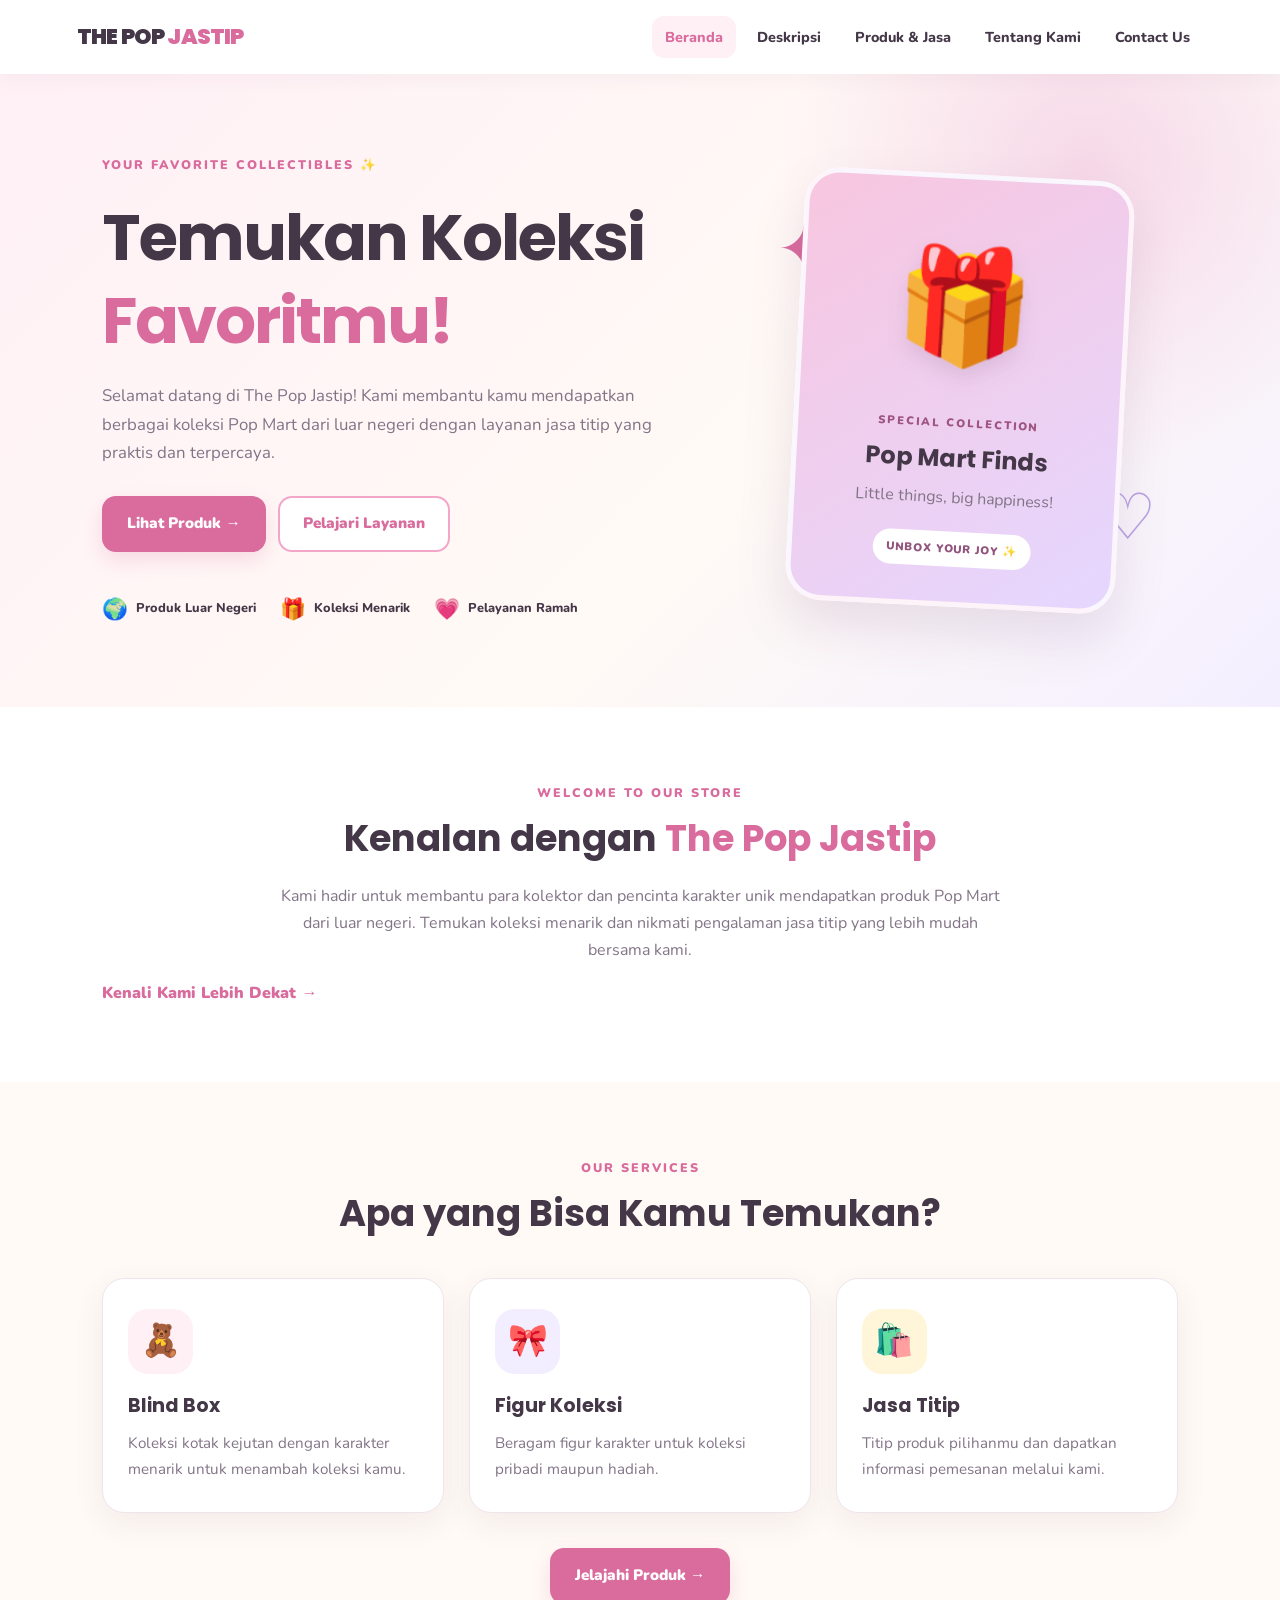
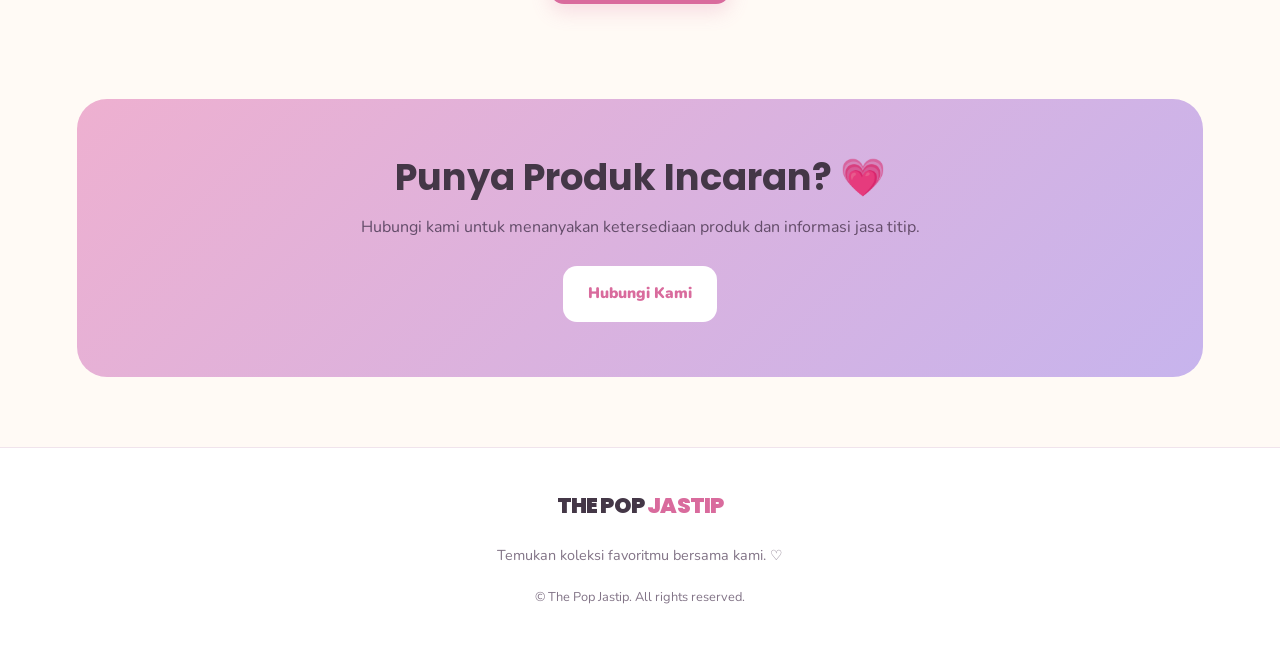
<file: index.html>
<!DOCTYPE html>
<html lang="id">
<head>
    <meta charset="UTF-8">
    <meta name="viewport" content="width=device-width, initial-scale=1.0">
    <title>The Pop Jastip | Beranda</title>
    <link rel="stylesheet" href="style.css">
    <script src="script.js" defer></script>
</head><script src="script.js"></script>
</body>
</html>
<body>

<header class="navbar">
    <a href="index.html" class="logo">THE POP <span>JASTIP</span></a>

    <button class="menu-toggle" id="menuToggle"
        aria-label="Buka menu navigasi"
        aria-expanded="false">☰</button>

    <nav class="nav-links" id="navLinks">
        <a href="index.html" class="active">Beranda</a>
        <a href="deskripsi.html">Deskripsi</a>
        <a href="produk.html">Produk & Jasa</a>
        <a href="tentang.html">Tentang Kami</a>
        <a href="kontak.html">Contact Us</a>
    </nav>
</header>

<main>
    <section class="hero">
        <div class="hero-content">
            <p class="label">YOUR FAVORITE COLLECTIBLES ✨</p>

            <h1>
                Temukan Koleksi<br>
                <span>Favoritmu!</span>
            </h1>

            <p class="hero-description">
                Selamat datang di The Pop Jastip!
                Kami membantu kamu mendapatkan berbagai
                koleksi Pop Mart dari luar negeri dengan
                layanan jasa titip yang praktis dan terpercaya.
            </p>

            <div class="hero-buttons">
                <a href="produk.html" class="btn btn-primary">
                    Lihat Produk →
                </a>

                <a href="deskripsi.html" class="btn btn-outline">
                    Pelajari Layanan
                </a>
            </div>

            <div class="hero-features">
                <div>
                    <strong>🌍</strong>
                    <span>Produk Luar Negeri</span>
                </div>

                <div>
                    <strong>🎁</strong>
                    <span>Koleksi Menarik</span>
                </div>

                <div>
                    <strong>💗</strong>
                    <span>Pelayanan Ramah</span>
                </div>
            </div>
        </div>

        <div class="hero-visual">
            <div class="decor decor-one">✦</div>
            <div class="decor decor-two">♡</div>

            <div class="hero-card">
                <div class="hero-emoji">🎁</div>
                <p class="hero-card-label">SPECIAL COLLECTION</p>
                <h2>Pop Mart Finds</h2>
                <p>Little things, big happiness!</p>
                <span class="hero-sticker">UNBOX YOUR JOY ✨</span>
            </div>
        </div>
    </section>

    <section class="section welcome-section">
        <p class="section-label">WELCOME TO OUR STORE</p>
        <h2>Kenalan dengan <span>The Pop Jastip</span></h2>

        <p class="section-description">
            Kami hadir untuk membantu para kolektor dan pencinta
            karakter unik mendapatkan produk Pop Mart dari luar negeri.
            Temukan koleksi menarik dan nikmati pengalaman jasa titip
            yang lebih mudah bersama kami.
        </p>

        <a href="tentang.html" class="text-link">
            Kenali Kami Lebih Dekat →
        </a>
    </section>

    <section class="section">
        <p class="section-label">OUR SERVICES</p>
        <h2>Apa yang Bisa Kamu Temukan?</h2>

        <div class="card-grid">
            <article class="info-card">
                <div class="card-icon">🧸</div>
                <h3>Blind Box</h3>
                <p>
                    Koleksi kotak kejutan dengan karakter
                    menarik untuk menambah koleksi kamu.
                </p>
            </article>

            <article class="info-card">
                <div class="card-icon">🎀</div>
                <h3>Figur Koleksi</h3>
                <p>
                    Beragam figur karakter untuk koleksi
                    pribadi maupun hadiah.
                </p>
            </article>

            <article class="info-card">
                <div class="card-icon">🛍️</div>
                <h3>Jasa Titip</h3>
                <p>
                    Titip produk pilihanmu dan dapatkan
                    informasi pemesanan melalui kami.
                </p>
            </article>
        </div>

        <div class="center-button">
            <a href="produk.html" class="btn btn-primary">
                Jelajahi Produk →
            </a>
        </div>
    </section>

    <section class="cta-section">
        <h2>Punya Produk Incaran? 💗</h2>
        <p>
            Hubungi kami untuk menanyakan ketersediaan
            produk dan informasi jasa titip.
        </p>
        <a href="kontak.html" class="btn btn-white">
            Hubungi Kami
        </a>
    </section>
</main>

<footer class="footer">
    <a href="index.html" class="logo">THE POP <span>JASTIP</span></a>
    <p>Temukan koleksi favoritmu bersama kami. ♡</p>
    <p class="copyright">
        &copy; <span id="currentYear"></span> The Pop Jastip.
        All rights reserved.
    </p>
</footer>

</body>
</html>
</file>
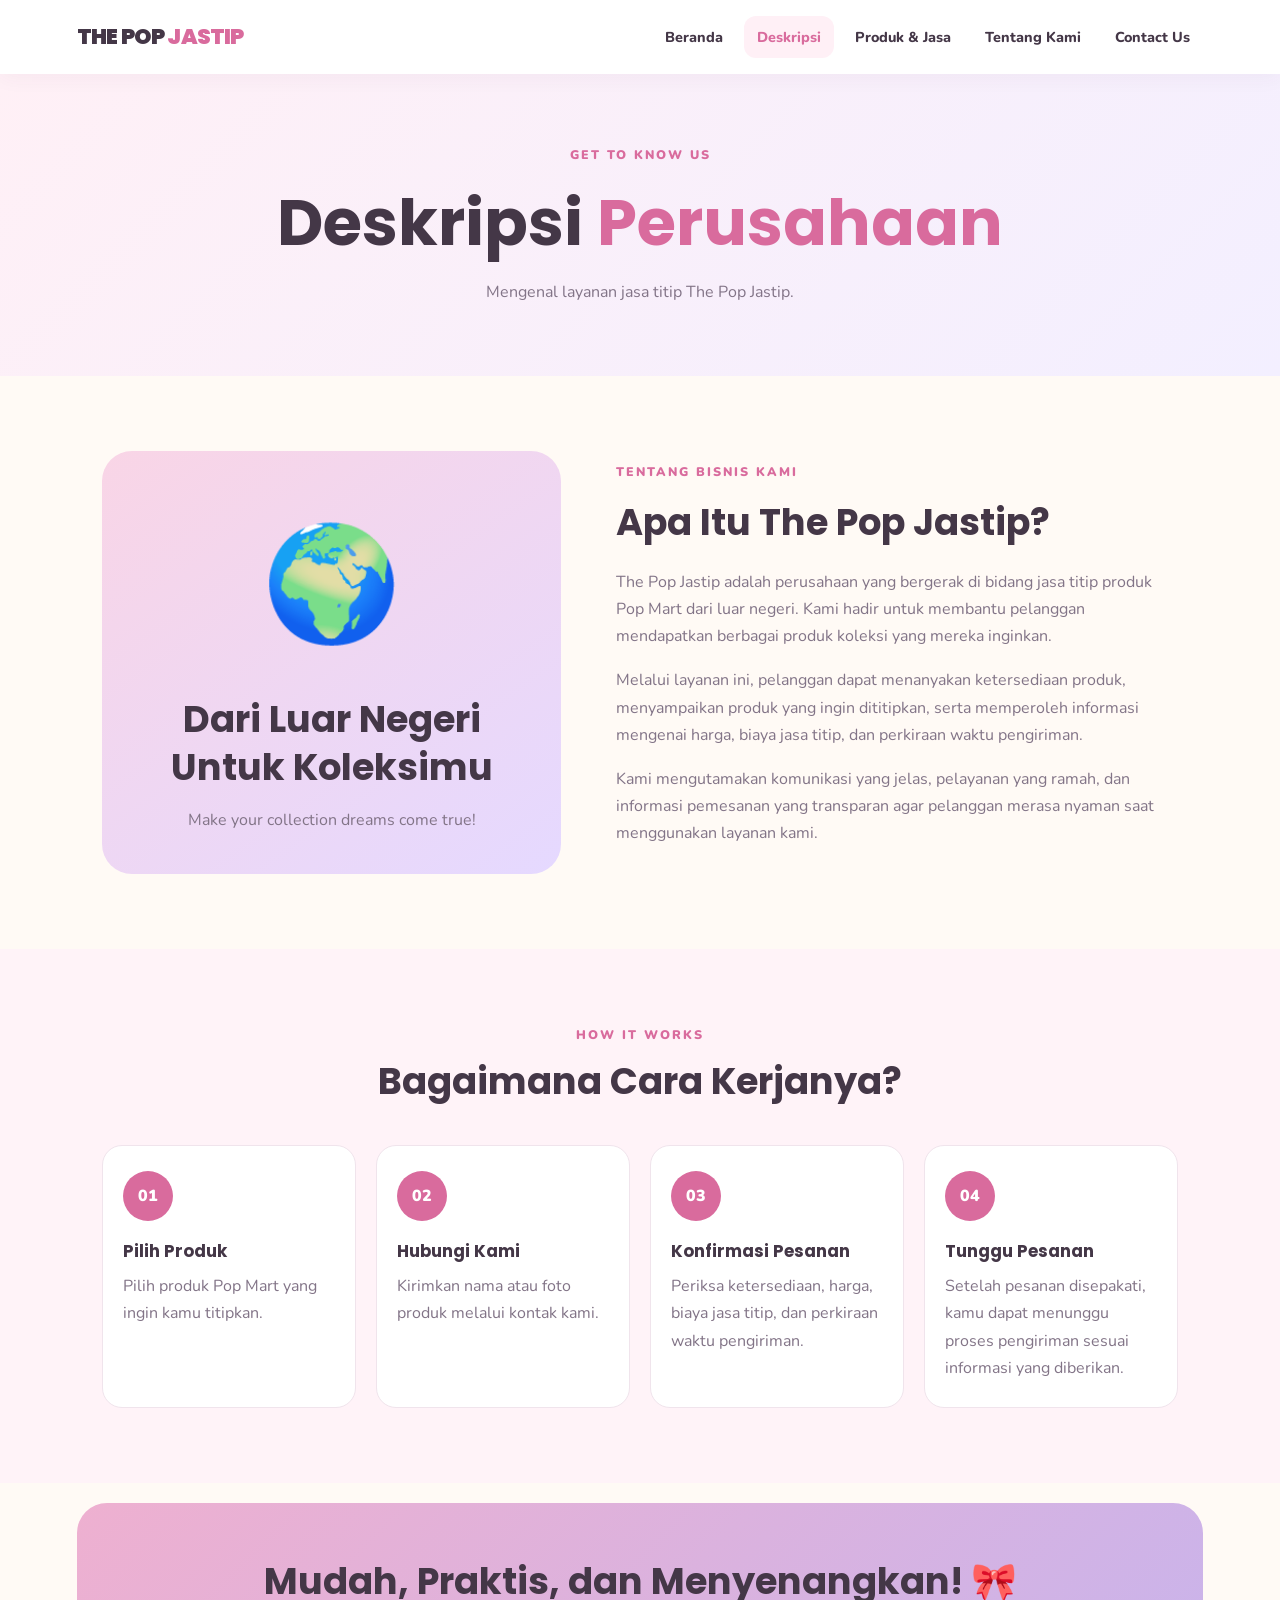
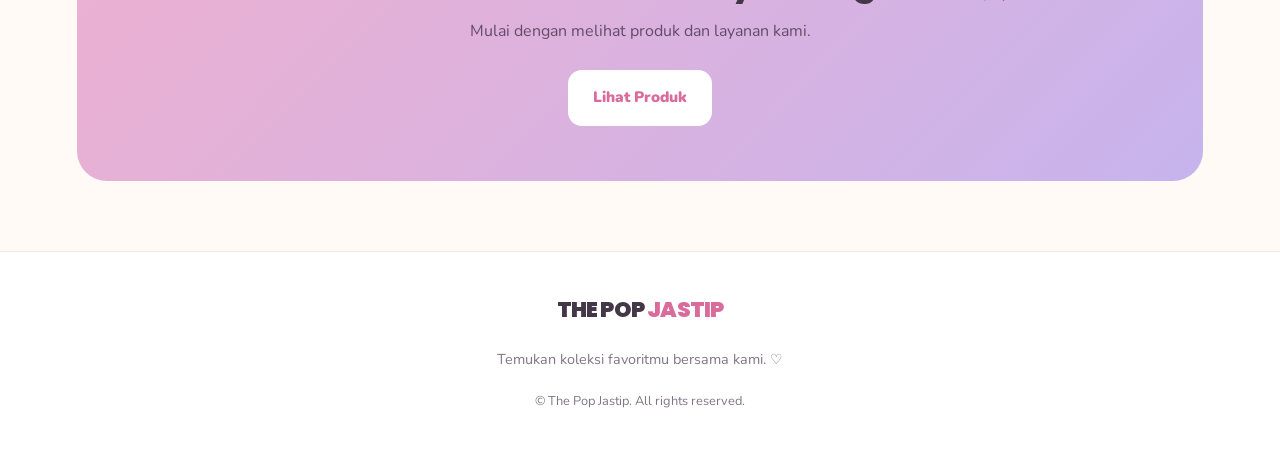
<file: deskripsi.html>
<!DOCTYPE html>
<html lang="id">
<head>
    <meta charset="UTF-8">
    <meta name="viewport" content="width=device-width, initial-scale=1.0">
    <title>The Pop Jastip | Deskripsi Perusahaan</title>
    <link rel="stylesheet" href="style.css">
    <script src="script.js" defer></script>
</head><script src="script.js"></script>
</body>
</html>
<body>

<header class="navbar">
    <a href="index.html" class="logo">THE POP <span>JASTIP</span></a>

    <button class="menu-toggle" id="menuToggle"
        aria-label="Buka menu navigasi"
        aria-expanded="false">☰</button>

    <nav class="nav-links" id="navLinks">
        <a href="index.html">Beranda</a>
        <a href="deskripsi.html" class="active">Deskripsi</a>
        <a href="produk.html">Produk & Jasa</a>
        <a href="tentang.html">Tentang Kami</a>
        <a href="kontak.html">Contact Us</a>
    </nav>
</header>

<main>
    <section class="page-banner">
        <p class="section-label">GET TO KNOW US</p>
        <h1>Deskripsi <span>Perusahaan</span></h1>
        <p>Mengenal layanan jasa titip The Pop Jastip.</p>
    </section>

    <section class="section two-column">
        <div class="illustration-box">
            <div class="big-emoji">🌍</div>
            <h2>Dari Luar Negeri<br>Untuk Koleksimu</h2>
            <p>Make your collection dreams come true!</p>
        </div>

        <div class="text-content">
            <p class="section-label">TENTANG BISNIS KAMI</p>
            <h2>Apa Itu The Pop Jastip?</h2>

            <p>
                The Pop Jastip adalah perusahaan yang bergerak
                di bidang jasa titip produk Pop Mart dari luar negeri.
                Kami hadir untuk membantu pelanggan mendapatkan
                berbagai produk koleksi yang mereka inginkan.
            </p>

            <p>
                Melalui layanan ini, pelanggan dapat menanyakan
                ketersediaan produk, menyampaikan produk yang ingin
                dititipkan, serta memperoleh informasi mengenai harga,
                biaya jasa titip, dan perkiraan waktu pengiriman.
            </p>

            <p>
                Kami mengutamakan komunikasi yang jelas, pelayanan
                yang ramah, dan informasi pemesanan yang transparan
                agar pelanggan merasa nyaman saat menggunakan layanan kami.
            </p>
        </div>
    </section>

    <section class="section soft-section">
        <p class="section-label">HOW IT WORKS</p>
        <h2>Bagaimana Cara Kerjanya?</h2>

        <div class="steps-grid">
            <article class="step-card">
                <div class="step-number">01</div>
                <h3>Pilih Produk</h3>
                <p>Pilih produk Pop Mart yang ingin kamu titipkan.</p>
            </article>

            <article class="step-card">
                <div class="step-number">02</div>
                <h3>Hubungi Kami</h3>
                <p>Kirimkan nama atau foto produk melalui kontak kami.</p>
            </article>

            <article class="step-card">
                <div class="step-number">03</div>
                <h3>Konfirmasi Pesanan</h3>
                <p>
                    Periksa ketersediaan, harga, biaya jasa titip,
                    dan perkiraan waktu pengiriman.
                </p>
            </article>

            <article class="step-card">
                <div class="step-number">04</div>
                <h3>Tunggu Pesanan</h3>
                <p>
                    Setelah pesanan disepakati, kamu dapat
                    menunggu proses pengiriman sesuai informasi
                    yang diberikan.
                </p>
            </article>
        </div>
    </section>

    <section class="cta-section">
        <h2>Mudah, Praktis, dan Menyenangkan! 🎀</h2>
        <p>Mulai dengan melihat produk dan layanan kami.</p>
        <a href="produk.html" class="btn btn-white">Lihat Produk</a>
    </section>
</main>

<footer class="footer">
    <a href="index.html" class="logo">THE POP <span>JASTIP</span></a>
    <p>Temukan koleksi favoritmu bersama kami. ♡</p>
    <p class="copyright">
        &copy; <span id="currentYear"></span> The Pop Jastip.
        All rights reserved.
    </p>
</footer>

</body>
</html>
</file>
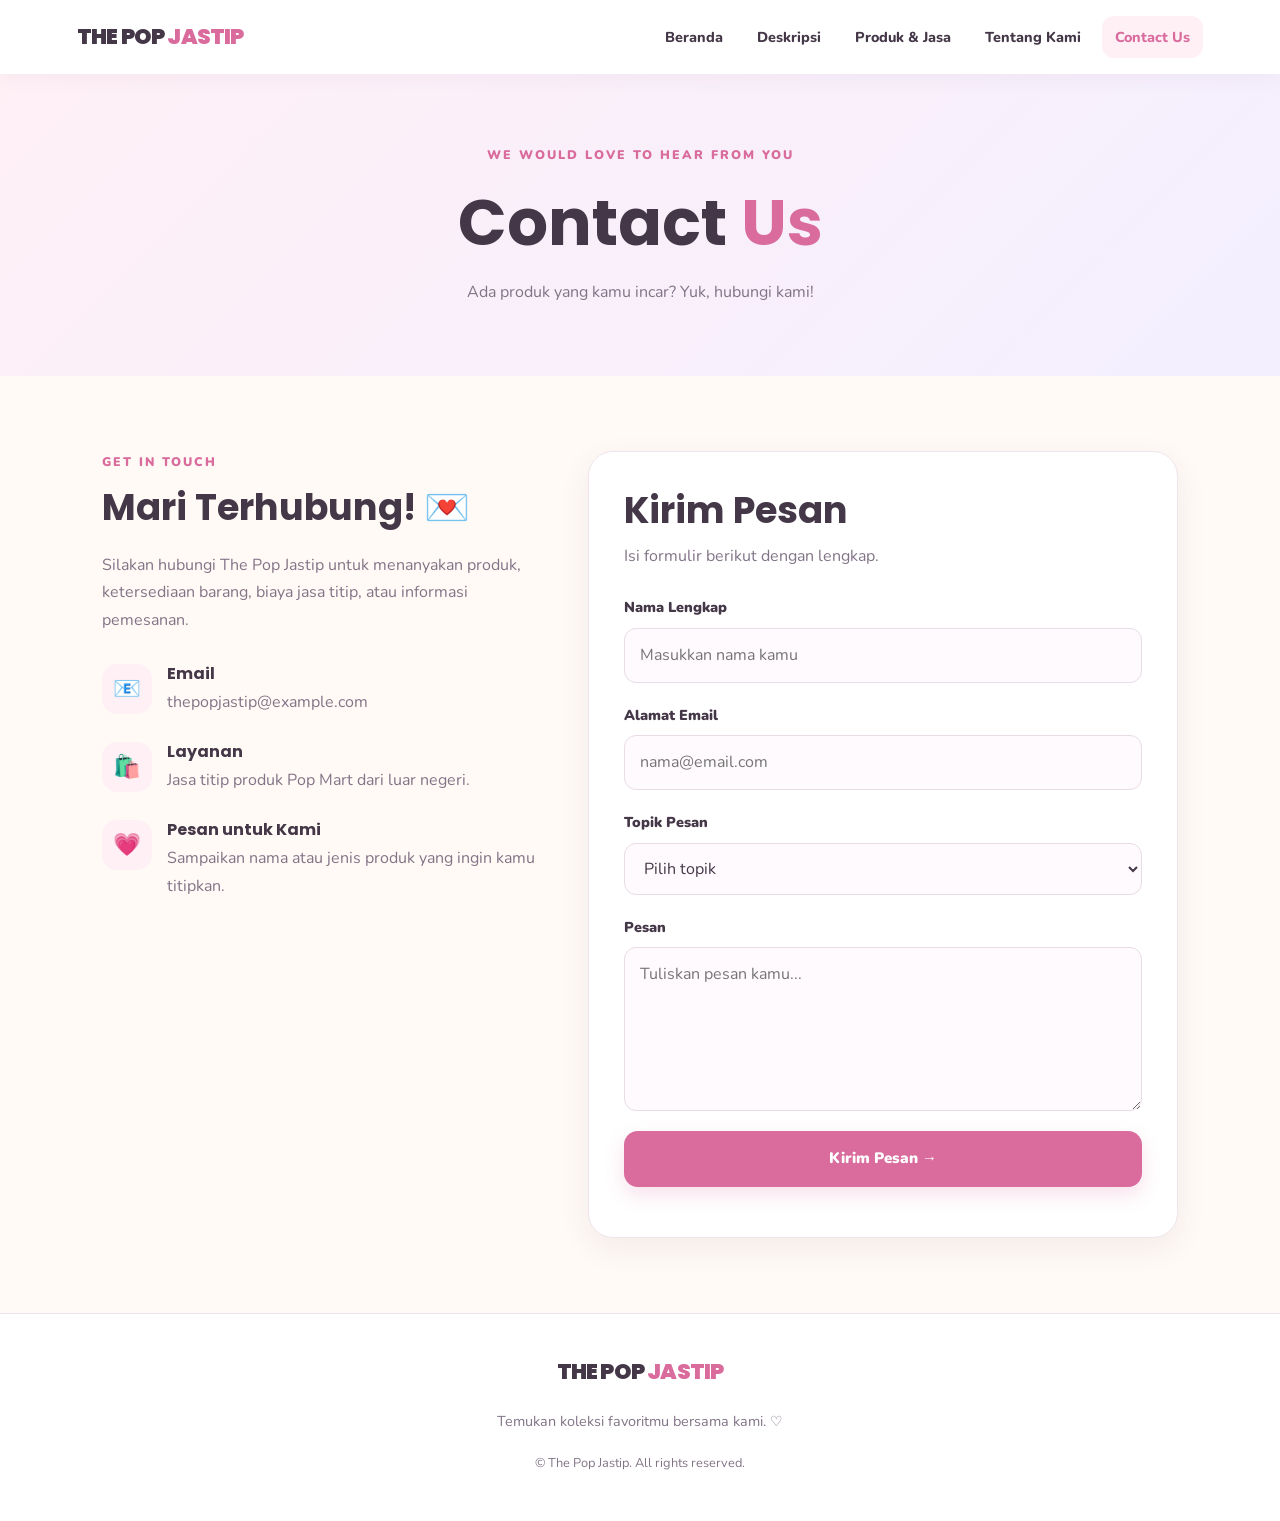
<file: kontak.html>
<!DOCTYPE html>
<html lang="id">
<head>
    <meta charset="UTF-8">
    <meta name="viewport" content="width=device-width, initial-scale=1.0">
    <title>The Pop Jastip | Contact Us</title>
    <link rel="stylesheet" href="style.css">
    <script src="script.js" defer></script>
</head> <script src="script.js"></script>
</body>
</html>
<body>

<header class="navbar">
    <a href="index.html" class="logo">THE POP <span>JASTIP</span></a>

    <button class="menu-toggle" id="menuToggle"
        aria-label="Buka menu navigasi"
        aria-expanded="false">☰</button>

    <nav class="nav-links" id="navLinks">
        <a href="index.html">Beranda</a>
        <a href="deskripsi.html">Deskripsi</a>
        <a href="produk.html">Produk & Jasa</a>
        <a href="tentang.html">Tentang Kami</a>
        <a href="kontak.html" class="active">Contact Us</a>
    </nav>
</header>

<main>
    <section class="page-banner">
        <p class="section-label">WE WOULD LOVE TO HEAR FROM YOU</p>
        <h1>Contact <span>Us</span></h1>
        <p>Ada produk yang kamu incar? Yuk, hubungi kami!</p>
    </section>

    <section class="section contact-layout">
        <div class="contact-info">
            <p class="section-label">GET IN TOUCH</p>
            <h2>Mari Terhubung! 💌</h2>

            <p>
                Silakan hubungi The Pop Jastip untuk menanyakan
                produk, ketersediaan barang, biaya jasa titip,
                atau informasi pemesanan.
            </p>

            <div class="contact-item">
                <span>📧</span>
                <div>
                    <h3>Email</h3>
                    <p>thepopjastip@example.com</p>
                </div>
            </div>

            <div class="contact-item">
                <span>🛍️</span>
                <div>
                    <h3>Layanan</h3>
                    <p>Jasa titip produk Pop Mart dari luar negeri.</p>
                </div>
            </div>

            <div class="contact-item">
                <span>💗</span>
                <div>
                    <h3>Pesan untuk Kami</h3>
                    <p>
                        Sampaikan nama atau jenis produk yang
                        ingin kamu titipkan.
                    </p>
                </div>
            </div>
        </div>

        <div class="contact-form-box">
            <h2>Kirim Pesan</h2>
            <p>Isi formulir berikut dengan lengkap.</p>

            <form id="contactForm">
                <div class="form-group">
                    <label for="nama">Nama Lengkap</label>
                    <input
                        type="text"
                        id="nama"
                        name="nama"
                        placeholder="Masukkan nama kamu"
                        required>
                </div>

                <div class="form-group">
                    <label for="email">Alamat Email</label>
                    <input
                        type="email"
                        id="email"
                        name="email"
                        placeholder="nama@email.com"
                        required>
                </div>

                <div class="form-group">
                    <label for="topik">Topik Pesan</label>
                    <select id="topik" name="topik" required>
                        <option value="">Pilih topik</option>
                        <option value="Tanya Produk">Tanya Produk</option>
                        <option value="Jasa Titip">Jasa Titip</option>
                        <option value="Informasi Harga">Informasi Harga</option>
                        <option value="Informasi Pengiriman">Informasi Pengiriman</option>
                        <option value="Lainnya">Lainnya</option>
                    </select>
                </div>

                <div class="form-group">
                    <label for="pesan">Pesan</label>
                    <textarea
                        id="pesan"
                        name="pesan"
                        rows="5"
                        placeholder="Tuliskan pesan kamu..."
                        required></textarea>
                </div>

                <button type="submit" class="btn btn-primary submit-btn">
                    Kirim Pesan →
                </button>

                <p id="formMessage" class="form-message"
                    role="status" aria-live="polite"></p>
            </form>
        </div>
    </section>
</main>

<footer class="footer">
    <a href="index.html" class="logo">THE POP <span>JASTIP</span></a>
    <p>Temukan koleksi favoritmu bersama kami. ♡</p>
    <p class="copyright">
        &copy; <span id="currentYear"></span> The Pop Jastip.
        All rights reserved.
    </p>
</footer>

</body>
</html>
</file>
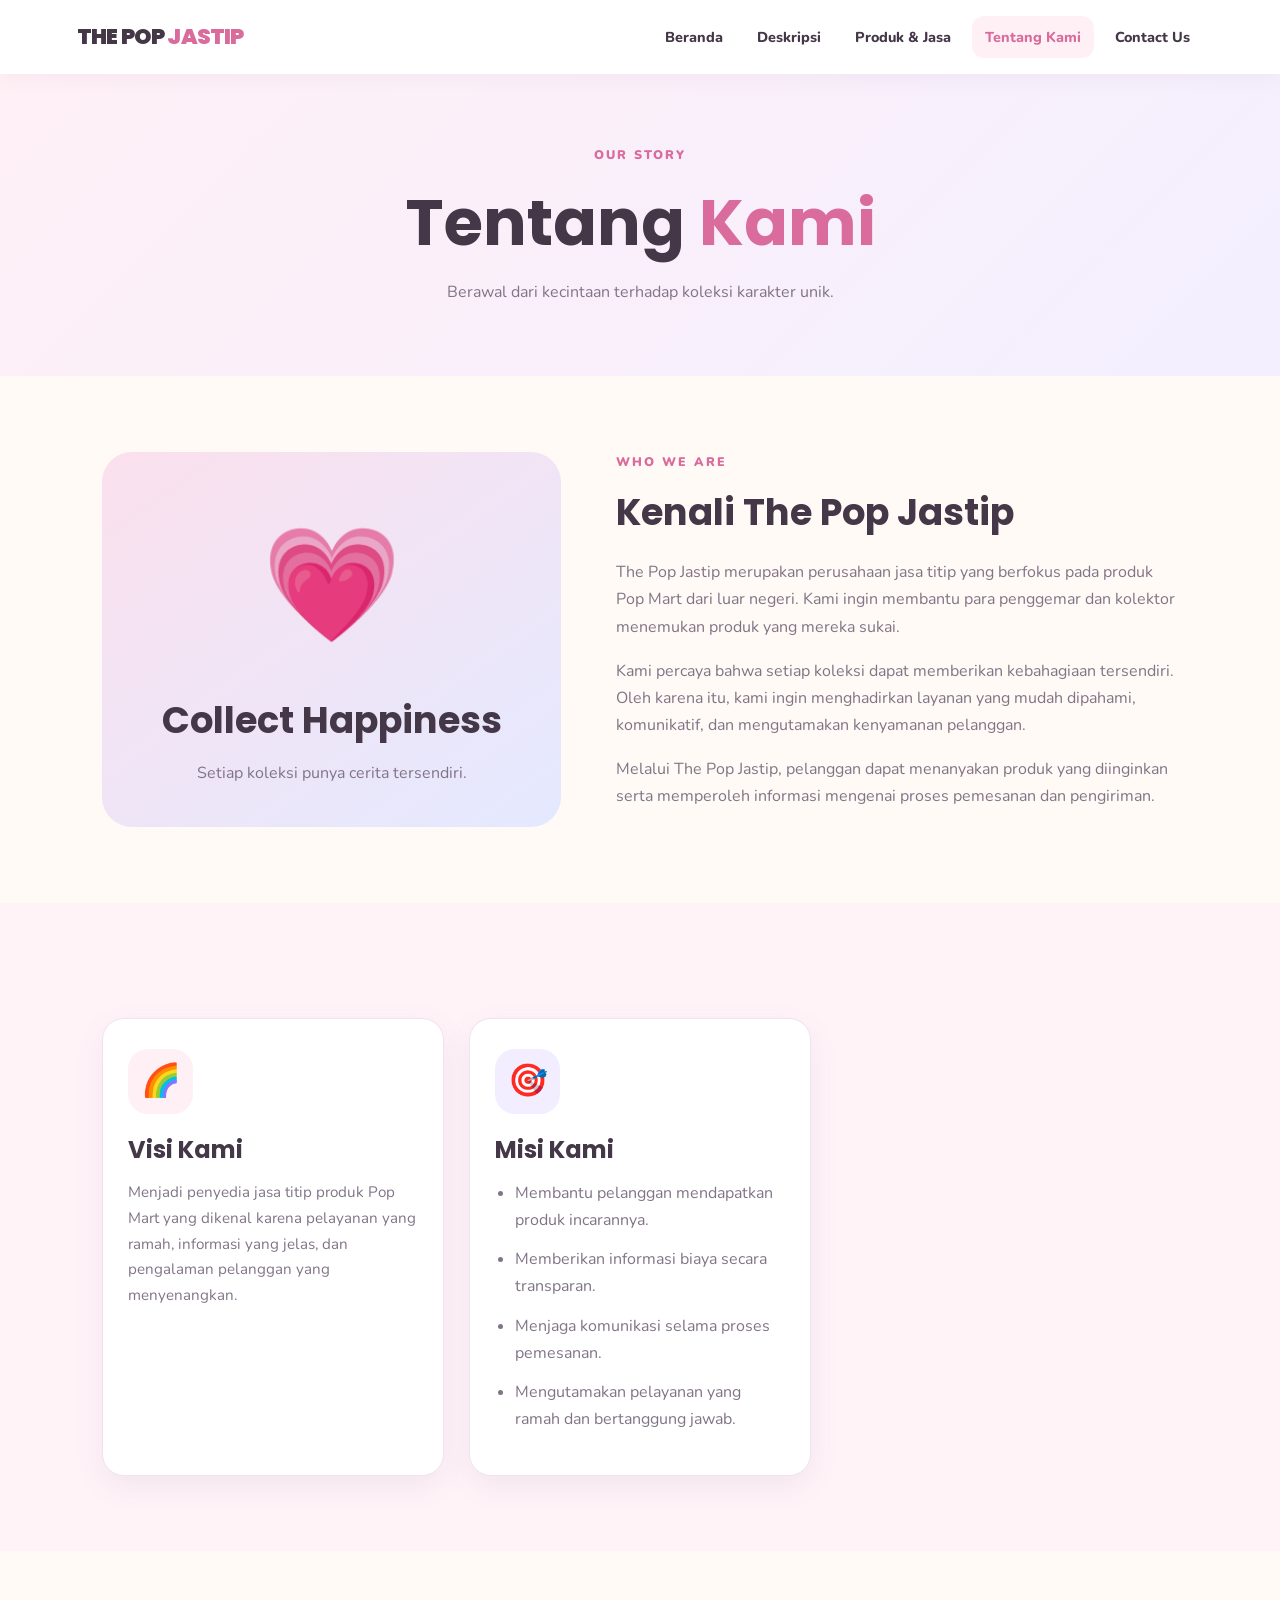
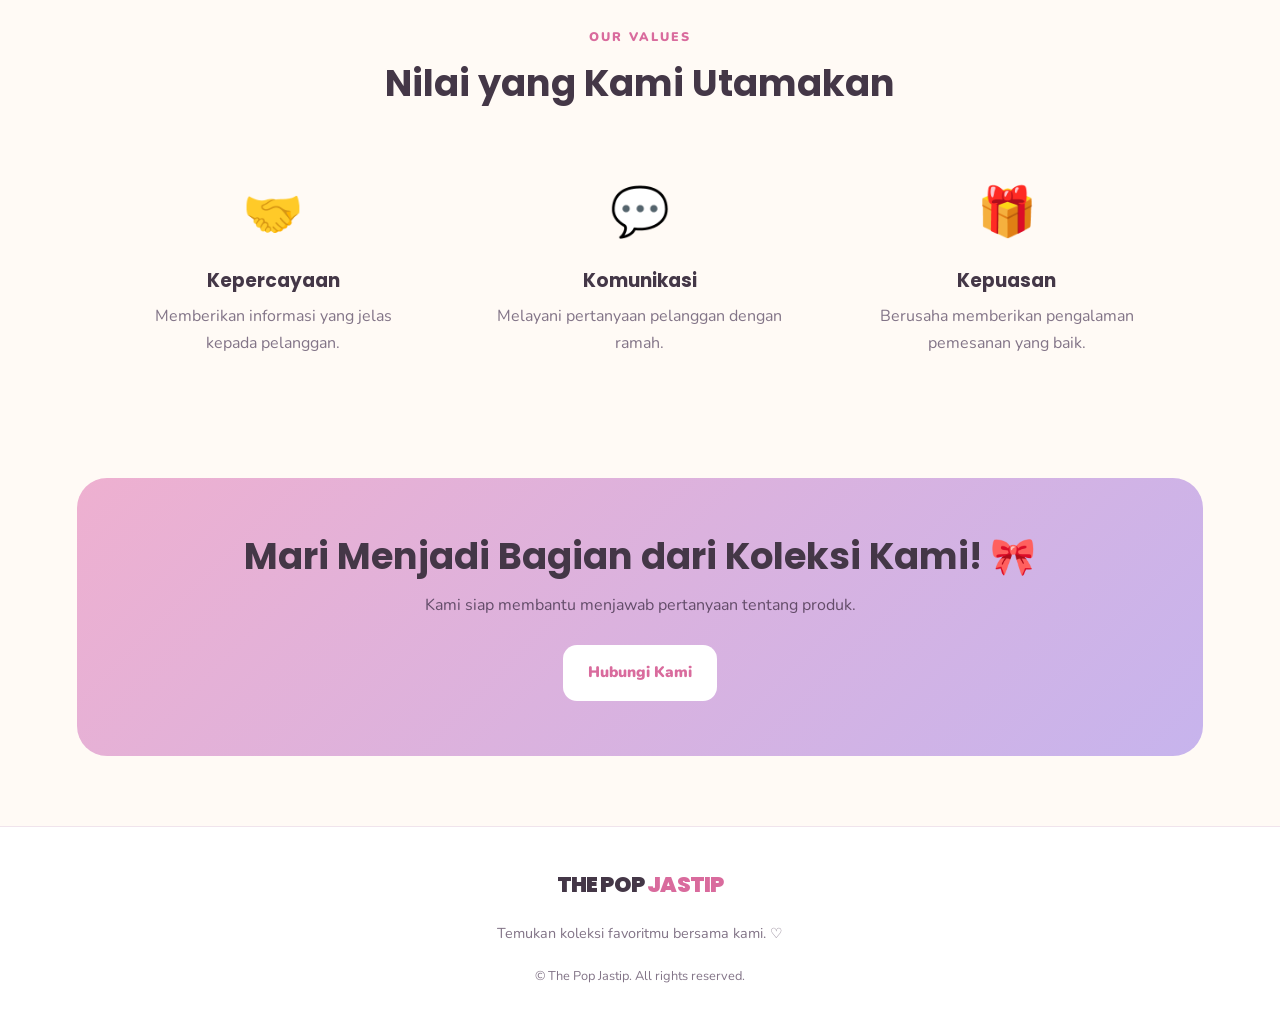
<file: tentang.html>
<!DOCTYPE html>
<html lang="id">
<head>
    <meta charset="UTF-8">
    <meta name="viewport" content="width=device-width, initial-scale=1.0">
    <title>The Pop Jastip | Tentang Kami</title>
    <link rel="stylesheet" href="style.css">
    <script src="script.js" defer></script>
</head><script src="script.js"></script>
</body>
</html>
<body>

<header class="navbar">
    <a href="index.html" class="logo">THE POP <span>JASTIP</span></a>

    <button class="menu-toggle" id="menuToggle"
        aria-label="Buka menu navigasi"
        aria-expanded="false">☰</button>

    <nav class="nav-links" id="navLinks">
        <a href="index.html">Beranda</a>
        <a href="deskripsi.html">Deskripsi</a>
        <a href="produk.html">Produk & Jasa</a>
        <a href="tentang.html" class="active">Tentang Kami</a>
        <a href="kontak.html">Contact Us</a>
    </nav>
</header>

<main>
    <section class="page-banner">
        <p class="section-label">OUR STORY</p>
        <h1>Tentang <span>Kami</span></h1>
        <p>Berawal dari kecintaan terhadap koleksi karakter unik.</p>
    </section>

    <section class="section two-column">
        <div class="illustration-box about-illustration">
            <div class="big-emoji">💗</div>
            <h2>Collect Happiness</h2>
            <p>Setiap koleksi punya cerita tersendiri.</p>
        </div>

        <div class="text-content">
            <p class="section-label">WHO WE ARE</p>
            <h2>Kenali The Pop Jastip</h2>

            <p>
                The Pop Jastip merupakan perusahaan jasa titip
                yang berfokus pada produk Pop Mart dari luar negeri.
                Kami ingin membantu para penggemar dan kolektor
                menemukan produk yang mereka sukai.
            </p>

            <p>
                Kami percaya bahwa setiap koleksi dapat memberikan
                kebahagiaan tersendiri. Oleh karena itu, kami ingin
                menghadirkan layanan yang mudah dipahami, komunikatif,
                dan mengutamakan kenyamanan pelanggan.
            </p>

            <p>
                Melalui The Pop Jastip, pelanggan dapat menanyakan
                produk yang diinginkan serta memperoleh informasi
                mengenai proses pemesanan dan pengiriman.
            </p>
        </div>
    </section>

    <section class="section soft-section">
        <div class="card-grid">
            <article class="info-card vision-card">
                <div class="card-icon">🌈</div>
                <h2>Visi Kami</h2>
                <p>
                    Menjadi penyedia jasa titip produk Pop Mart
                    yang dikenal karena pelayanan yang ramah,
                    informasi yang jelas, dan pengalaman pelanggan
                    yang menyenangkan.
                </p>
            </article>

            <article class="info-card vision-card">
                <div class="card-icon">🎯</div>
                <h2>Misi Kami</h2>
                <ul class="mission-list">
                    <li>Membantu pelanggan mendapatkan produk incarannya.</li>
                    <li>Memberikan informasi biaya secara transparan.</li>
                    <li>Menjaga komunikasi selama proses pemesanan.</li>
                    <li>Mengutamakan pelayanan yang ramah dan bertanggung jawab.</li>
                </ul>
            </article>
        </div>
    </section>

    <section class="section">
        <p class="section-label">OUR VALUES</p>
        <h2>Nilai yang Kami Utamakan</h2>

        <div class="values-grid">
            <div class="value-item">
                <span>🤝</span>
                <h3>Kepercayaan</h3>
                <p>Memberikan informasi yang jelas kepada pelanggan.</p>
            </div>

            <div class="value-item">
                <span>💬</span>
                <h3>Komunikasi</h3>
                <p>Melayani pertanyaan pelanggan dengan ramah.</p>
            </div>

            <div class="value-item">
                <span>🎁</span>
                <h3>Kepuasan</h3>
                <p>Berusaha memberikan pengalaman pemesanan yang baik.</p>
            </div>
        </div>
    </section>

    <section class="cta-section">
        <h2>Mari Menjadi Bagian dari Koleksi Kami! 🎀</h2>
        <p>Kami siap membantu menjawab pertanyaan tentang produk.</p>
        <a href="kontak.html" class="btn btn-white">Hubungi Kami</a>
    </section>
</main>

<footer class="footer">
    <a href="index.html" class="logo">THE POP <span>JASTIP</span></a>
    <p>Temukan koleksi favoritmu bersama kami. ♡</p>
    <p class="copyright">
        &copy; <span id="currentYear"></span> The Pop Jastip.
        All rights reserved.
    </p>
</footer>

</body>
</html>
</file>
<file: style.css>
/* =====================================
   THE POP JASTIP - MAIN STYLESHEET
===================================== */

@import url('https://fonts.googleapis.com/css2?family=Nunito:wght@400;500;600;700;800;900&family=Poppins:wght@400;500;600;700;800&display=swap');

:root {
    --pink: #f3a6c8;
    --pink-dark: #d96b9d;
    --pink-light: #fff0f6;
    --purple: #b8a1e3;
    --purple-light: #f2edff;
    --yellow: #ffe7a3;
    --blue-light: #e4f3ff;
    --cream: #fffaf5;
    --white: #ffffff;
    --text: #443747;
    --text-light: #827487;
    --border: #f0e4ec;
    --shadow: 0 10px 30px rgba(100, 65, 100, 0.08);
    --radius: 22px;
}

/* RESET */

* {
    margin: 0;
    padding: 0;
    box-sizing: border-box;
}

html {
    scroll-behavior: smooth;
    scroll-padding-top: 100px;
}

body {
    font-family: 'Nunito', sans-serif;
    color: var(--text);
    background: var(--cream);
    line-height: 1.7;
}

a {
    color: inherit;
    text-decoration: none;
}

button,
input,
select,
textarea {
    font: inherit;
}

button,
a {
    -webkit-tap-highlight-color: transparent;
}

img {
    max-width: 100%;
    display: block;
}

h1,
h2,
h3 {
    font-family: 'Poppins', sans-serif;
    line-height: 1.3;
}

h1 {
    font-size: clamp(2.2rem, 5vw, 4rem);
}

h2 {
    font-size: clamp(1.6rem, 3vw, 2.3rem);
}

p {
    color: var(--text-light);
}

/* NAVIGATION */

.navbar {
    position: sticky;
    top: 0;
    z-index: 1000;

    display: flex;
    align-items: center;
    justify-content: space-between;
    gap: 24px;

    padding: 16px 6%;
    background: rgba(255, 255, 255, 0.96);
    backdrop-filter: blur(12px);

    box-shadow: 0 3px 20px rgba(80, 50, 80, 0.05);
}

.logo {
    font-family: 'Poppins', sans-serif;
    font-size: 1.35rem;
    font-weight: 900;
    letter-spacing: -0.8px;
    color: var(--text);
    white-space: nowrap;
}

.logo span {
    color: var(--pink-dark);
}

.nav-links {
    display: flex;
    align-items: center;
    gap: 8px;
}

.nav-links a {
    padding: 9px 13px;
    border-radius: 12px;
    font-size: 0.9rem;
    font-weight: 800;
    transition: 0.25s;
}

.nav-links a:hover,
.nav-links a.active {
    color: var(--pink-dark);
    background: var(--pink-light);
}

.menu-toggle {
    display: none;
    border: none;
    background: var(--pink-light);
    color: var(--pink-dark);
    border-radius: 12px;
    padding: 8px 13px;
    font-size: 1.5rem;
    cursor: pointer;
}

/* BUTTONS */

.btn {
    display: inline-flex;
    justify-content: center;
    align-items: center;
    gap: 8px;

    padding: 13px 23px;
    border: 2px solid transparent;
    border-radius: 14px;

    font-size: 0.95rem;
    font-weight: 900;
    text-align: center;

    cursor: pointer;
    transition: transform 0.25s, box-shadow 0.25s,
                background 0.25s;
}

.btn:hover {
    transform: translateY(-3px);
}

.btn-primary {
    background: var(--pink-dark);
    color: var(--white);
    box-shadow: 0 8px 20px rgba(217, 107, 157, 0.2);
}

.btn-primary:hover {
    background: #c9558a;
    box-shadow: 0 12px 25px rgba(217, 107, 157, 0.3);
}

.btn-outline {
    border-color: var(--pink);
    color: var(--pink-dark);
    background: var(--white);
}

.btn-outline:hover {
    background: var(--pink-light);
}

.btn-white {
    color: var(--pink-dark);
    background: var(--white);
}

.btn-white:hover {
    box-shadow: 0 8px 20px rgba(80, 50, 80, 0.12);
}

.text-link {
    display: inline-block;
    margin-top: 15px;
    color: var(--pink-dark);
    font-weight: 900;
}

.text-link:hover {
    text-decoration: underline;
}

/* HOMEPAGE HERO */

.hero {
    display: grid;
    grid-template-columns: 1.15fr 0.85fr;
    align-items: center;
    gap: 50px;

    padding: 80px 8%;
    overflow: hidden;

    background:
        radial-gradient(circle at 85% 15%, #f6d8e8 0, transparent 25%),
        linear-gradient(135deg, #fff0f6, #fffaf5 60%, #f4efff);
}

.hero-content {
    max-width: 650px;
}

.label,
.section-label {
    color: var(--pink-dark);
    font-size: 0.78rem;
    font-weight: 900;
    letter-spacing: 2px;
}

.hero h1 {
    margin: 20px 0;
    letter-spacing: -2px;
}

.hero h1 span,
.page-banner h1 span {
    color: var(--pink-dark);
}

.hero-description {
    max-width: 550px;
    margin-bottom: 28px;
    font-size: 1.05rem;
}

.hero-buttons {
    display: flex;
    flex-wrap: wrap;
    gap: 12px;
}

.hero-features {
    display: flex;
    flex-wrap: wrap;
    gap: 24px;
    margin-top: 40px;
}

.hero-features div {
    display: flex;
    align-items: center;
    gap: 8px;
}

.hero-features strong {
    font-size: 1.3rem;
}

.hero-features span {
    font-size: 0.8rem;
    font-weight: 800;
}

.hero-visual {
    position: relative;
    display: flex;
    align-items: center;
    justify-content: center;
    min-height: 390px;
}

.hero-card {
    position: relative;
    z-index: 1;

    width: min(100%, 330px);
    padding: 35px 25px;
    text-align: center;

    border: 5px solid rgba(255, 255, 255, 0.8);
    border-radius: 35px;

    background: linear-gradient(145deg, #f8c6df, #e5d7ff);
    box-shadow: 0 25px 50px rgba(120, 80, 130, 0.15);

    transform: rotate(3deg);
}

.hero-emoji {
    font-size: 7rem;
    margin-bottom: 10px;
    filter: drop-shadow(0 10px 10px rgba(80, 50, 80, 0.12));
}

.hero-card-label {
    color: #9e5480;
    font-size: 0.7rem;
    font-weight: 900;
    letter-spacing: 2px;
}

.hero-card h2 {
    margin: 10px 0;
    font-size: 1.5rem;
}

.hero-sticker {
    display: inline-block;
    margin-top: 20px;
    padding: 8px 13px;

    color: #92547d;
    background: white;
    border-radius: 30px;

    font-size: 0.7rem;
    font-weight: 900;
    letter-spacing: 1px;
}

.decor {
    position: absolute;
    color: var(--pink-dark);
    font-size: 4rem;
}

.decor-one {
    top: 5%;
    left: 8%;
}

.decor-two {
    right: 5%;
    bottom: 8%;
    color: var(--purple);
}

/* SECTION GENERAL */

.section {
    padding: 75px 8%;
}

.section > .section-label,
.section > h2 {
    text-align: center;
}

.section > h2 {
    margin: 12px 0 20px;
}

.section > h2 span {
    color: var(--pink-dark);
}

.section-description {
    max-width: 720px;
    margin: 0 auto;
    text-align: center;
}

.welcome-section {
    background: var(--white);
}

.center-button {
    margin-top: 35px;
    text-align: center;
}

/* GENERAL CARDS */

.card-grid {
    display: grid;
    grid-template-columns: repeat(3, minmax(0, 1fr));
    gap: 25px;
    margin-top: 40px;
}

.info-card {
    padding: 30px 25px;
    border: 1px solid var(--border);
    border-radius: var(--radius);
    background: var(--white);
    box-shadow: var(--shadow);

    transition: transform 0.25s, box-shadow 0.25s;
}

.info-card:hover,
.product-card:hover {
    transform: translateY(-6px);
    box-shadow: 0 18px 35px rgba(100, 65, 100, 0.12);
}

.card-icon {
    display: grid;
    place-items: center;

    width: 65px;
    height: 65px;
    margin-bottom: 20px;

    border-radius: 20px;
    background: var(--pink-light);
    font-size: 2rem;
}

.info-card:nth-child(2) .card-icon {
    background: var(--purple-light);
}

.info-card:nth-child(3) .card-icon {
    background: #fff5d8;
}

.info-card h3 {
    margin-bottom: 12px;
    font-size: 1.2rem;
}

.info-card p {
    font-size: 0.95rem;
}

/* CALL TO ACTION */

.cta-section {
    margin: 20px 6% 70px;
    padding: 55px 25px;

    text-align: center;
    border-radius: 30px;

    background: linear-gradient(135deg, #eeb0d0, #c7b4ed);
}

.cta-section h2 {
    margin-bottom: 12px;
    color: var(--text);
}

.cta-section p {
    margin-bottom: 25px;
    color: #634c69;
}

/* PAGE BANNER */

.page-banner {
    padding: 70px 8%;
    text-align: center;

    background: linear-gradient(135deg, #fff0f6, #f3efff);
}

.page-banner h1 {
    margin: 15px 0;
}

.page-banner > p:last-child {
    font-size: 1rem;
}

/* TWO COLUMN LAYOUT */

.two-column {
    display: grid;
    grid-template-columns: 0.9fr 1.1fr;
    align-items: center;
    gap: 55px;
}

.illustration-box {
    padding: 40px 25px;
    text-align: center;

    border-radius: 30px;
    background: linear-gradient(145deg, #f9d5e6, #e5d9ff);
}

.illustration-box h2 {
    margin: 15px 0;
}

.illustration-box .big-emoji {
    font-size: 7rem;
}

.text-content h2 {
    margin: 12px 0 22px;
}

.text-content p {
    margin-bottom: 17px;
}

.about-illustration {
    background: linear-gradient(145deg, #fbe0ed, #e4e9ff);
}

/* HOW IT WORKS */

.soft-section {
    background: #fff3f8;
}

.steps-grid {
    display: grid;
    grid-template-columns: repeat(4, minmax(0, 1fr));
    gap: 20px;
    margin-top: 40px;
}

.step-card {
    padding: 25px 20px;
    border: 1px solid var(--border);
    border-radius: 20px;
    background: var(--white);
}

.step-number {
    display: grid;
    place-items: center;

    width: 50px;
    height: 50px;
    margin-bottom: 20px;

    border-radius: 50%;
    color: var(--white);
    background: var(--pink-dark);

    font-weight: 900;
}

.step-card h3 {
    margin-bottom: 10px;
    font-size: 1.05rem;
}

/* PRODUCTS */

.product-intro {
    max-width: 720px;
    margin: 0 auto 35px;
    text-align: center;
}

.product-grid {
    display: grid;
    grid-template-columns: repeat(2, minmax(0, 1fr));
    gap: 28px;
}

.product-card {
    overflow: hidden;
    border: 1px solid var(--border);
    border-radius: 25px;
    background: var(--white);
    box-shadow: var(--shadow);
    transition: transform 0.25s, box-shadow 0.25s;
}

.product-visual {
    display: grid;
    place-items: center;
    min-height: 220px;
    font-size: 6rem;
}

.pink-bg {
    background: linear-gradient(135deg, #ffe0ed, #f9c3dd);
}

.purple-bg {
    background: linear-gradient(135deg, #eee5ff, #d8c7ff);
}

.yellow-bg {
    background: linear-gradient(135deg, #fff4cc, #ffe5a4);
}

.blue-bg {
    background: linear-gradient(135deg, #e2f5ff, #c7e6ff);
}

.product-info {
    padding: 25px;
}

.product-tag {
    color: var(--pink-dark);
    font-size: 0.72rem;
    font-weight: 900;
    letter-spacing: 1px;
}

.product-info h3 {
    margin: 10px 0;
}

.product-info p {
    margin-bottom: 8px;
}

/* VISION AND MISSION */

.vision-card h2 {
    margin-bottom: 15px;
    font-size: 1.5rem;
}

.mission-list {
    padding-left: 20px;
    color: var(--text-light);
}

.mission-list li {
    margin-bottom: 12px;
}

/* COMPANY VALUES */

.values-grid {
    display: grid;
    grid-template-columns: repeat(3, minmax(0, 1fr));
    gap: 25px;
    margin-top: 40px;
    text-align: center;
}

.value-item {
    padding: 25px;
}

.value-item span {
    display: block;
    margin-bottom: 15px;
    font-size: 3rem;
}

.value-item h3 {
    margin-bottom: 10px;
}

/* CONTACT */

.contact-layout {
    display: grid;
    grid-template-columns: 0.85fr 1.15fr;
    align-items: start;
    gap: 50px;
}

.contact-info h2 {
    margin: 12px 0 20px;
}

.contact-info > p:not(.section-label) {
    margin-bottom: 30px;
}

.contact-item {
    display: flex;
    align-items: flex-start;
    gap: 15px;
    margin: 25px 0;
}

.contact-item > span {
    display: grid;
    place-items: center;
    flex-shrink: 0;

    width: 50px;
    height: 50px;
    border-radius: 15px;
    background: var(--pink-light);

    font-size: 1.4rem;
}

.contact-item h3 {
    margin-bottom: 5px;
    font-size: 1rem;
}

.contact-item p {
    overflow-wrap: anywhere;
}

.contact-form-box {
    padding: 35px;
    border: 1px solid var(--border);
    border-radius: 25px;
    background: var(--white);
    box-shadow: var(--shadow);
}

.contact-form-box h2 {
    margin-bottom: 8px;
}

.contact-form-box > p {
    margin-bottom: 25px;
}

.form-group {
    margin-bottom: 20px;
}

.form-group label {
    display: block;
    margin-bottom: 8px;
    font-weight: 900;
    font-size: 0.9rem;
}

.form-group input,
.form-group select,
.form-group textarea {
    display: block;
    width: 100%;
    padding: 13px 15px;

    border: 1px solid #e8dce6;
    border-radius: 12px;

    color: var(--text);
    background: #fffafd;

    outline: none;
    transition: border-color 0.2s, box-shadow 0.2s;
}

.form-group input:focus,
.form-group select:focus,
.form-group textarea:focus {
    border-color: var(--pink-dark);
    box-shadow: 0 0 0 3px rgba(217, 107, 157, 0.12);
}

.form-group textarea {
    resize: vertical;
    min-height: 120px;
}

.submit-btn {
    width: 100%;
}

.form-message {
    margin-top: 15px;
    font-size: 0.9rem;
}

.form-message.error {
    color: #c0395a;
}

.form-message.success {
    color: #287a55;
}

/* FOOTER */

.footer {
    padding: 40px 20px;
    text-align: center;
    background: var(--white);
    border-top: 1px solid var(--border);
}

.footer .logo {
    display: inline-block;
    margin-bottom: 12px;
}

.footer p {
    margin: 6px 0;
    font-size: 0.9rem;
}

.footer .copyright {
    margin-top: 20px;
    font-size: 0.8rem;
}

/* ACCESSIBILITY */

a:focus-visible,
button:focus-visible {
    outline: 3px solid var(--purple);
    outline-offset: 4px;
}

/* TABLET */

@media (max-width: 1000px) {
    .navbar {
        padding: 15px 4%;
    }

    .nav-links {
        gap: 2px;
    }

    .nav-links a {
        padding: 9px 8px;
        font-size: 0.82rem;
    }

    .hero {
        padding: 65px 5%;
        gap: 25px;
    }

    .section {
        padding: 60px 5%;
    }

    .steps-grid {
        grid-template-columns: repeat(2, minmax(0, 1fr));
    }

    .two-column,
    .contact-layout {
        gap: 30px;
    }
}

/* MOBILE */

@media (max-width: 700px) {
    .navbar {
        flex-wrap: wrap;
        padding: 14px 5%;
    }

    .logo {
        font-size: 1.2rem;
    }

    .menu-toggle {
        display: block;
    }

    .nav-links {
        display: none;
        flex-direction: column;
        align-items: stretch;

        width: 100%;
        gap: 5px;
        padding-top: 12px;
    }

    .nav-links.active {
        display: flex;
    }

    .nav-links a {
        padding: 12px 15px;
        font-size: 0.95rem;
    }

    .hero {
        grid-template-columns: 1fr;
        padding: 55px 6% 40px;
        gap: 20px;
    }

    .hero h1 {
        font-size: 2.6rem;
    }

    .hero-visual {
        min-height: 330px;
    }

    .hero-card {
        max-width: 280px;
        padding: 25px 20px;
    }

    .hero-emoji {
        font-size: 5.5rem;
    }

    .hero-features {
        gap: 15px;
    }

    .hero-features div {
        flex: 1 1 40%;
    }

    .section {
        padding: 50px 6%;
    }

    .card-grid,
    .product-grid,
    .values-grid,
    .two-column,
    .contact-layout {
        grid-template-columns: 1fr;
    }

    .card-grid {
        gap: 18px;
    }

    .steps-grid {
        grid-template-columns: 1fr;
    }

    .page-banner {
        padding: 50px 6%;
    }

    .page-banner h1 {
        font-size: 2.4rem;
    }

    .cta-section {
        margin: 10px 5% 45px;
        padding: 40px 20px;
    }

    .contact-form-box {
        padding: 25px 20px;
    }

    .illustration-box .big-emoji {
        font-size: 5.5rem;
    }
}

/* SMALL MOBILE */

@media (max-width: 380px) {
    .hero h1 {
        font-size: 2.1rem;
    }

    .hero-buttons {
        flex-direction: column;
    }

    .hero-buttons .btn {
        width: 100%;
    }

    .hero-features {
        flex-direction: column;
    }

    .contact-form-box {
        padding: 20px 15px;
    }
}/* =====================================
   POP MART ANIMATED COLLECTION
===================================== */

.product-hero {
    display: grid;
    grid-template-columns: 1fr 1fr;
    align-items: center;
    gap: 40px;

    padding: 65px 8%;
    overflow: hidden;

    background:
        radial-gradient(circle at 80% 20%, #f5d7f0, transparent 30%),
        linear-gradient(135deg, #fff0f6, #f5f0ff, #fffaf5);
}

.product-hero-text h1 {
    margin: 20px 0;
    letter-spacing: -2px;
}

.product-hero-text h1 span {
    color: #d96b9d;
}

.product-hero-text > p:not(.section-label) {
    max-width: 520px;
    margin-bottom: 25px;
}

.product-badge {
    display: inline-block;
    padding: 8px 14px;

    border: 1px solid #f2c0dc;
    border-radius: 30px;

    color: #c9558a;
    background: #fff;

    font-size: 0.75rem;
    font-weight: 900;
    letter-spacing: 1px;
}

/* DOLL STAGE */

.doll-stage {
    position: relative;

    display: flex;
    justify-content: center;
    align-items: center;

    min-height: 390px;
    isolation: isolate;
}

.doll-stage::before {
    content: "";

    position: absolute;
    z-index: -1;

    width: 290px;
    height: 290px;

    border-radius: 50%;
    background: linear-gradient(135deg, #f9c9e0, #d8c8ff);

    animation: bubblePulse 4s ease-in-out infinite;
}

.floating-doll {
    width: min(270px, 75%);
    aspect-ratio: 1 / 1;

    display: grid;
    place-items: center;

    animation: dollFloat 3.2s ease-in-out infinite;
}

.floating-doll img {
    width: 100%;
    height: 100%;

    object-fit: contain;

    filter: drop-shadow(0 18px 15px rgba(100, 65, 100, 0.15));
}

.doll-fallback {
    display: none;
    font-size: 8rem;
}

.floating-star {
    position: absolute;
    z-index: 2;

    color: #d96b9d;
    font-size: 2.5rem;

    animation: starTwinkle 2s ease-in-out infinite;
}

.star-one {
    top: 10%;
    left: 12%;
}

.star-two {
    top: 20%;
    right: 10%;
    color: #a58add;
    animation-delay: 0.5s;
}

.star-three {
    right: 15%;
    bottom: 12%;
    color: #e5a4c5;
    animation-delay: 1s;
}

.doll-bubble {
    position: absolute;
    z-index: 3;

    padding: 10px 16px;
    border-radius: 20px;

    background: #fff;
    color: #c9558a;

    font-weight: 900;
    box-shadow: 0 6px 20px rgba(100, 65, 100, 0.1);

    animation: bubbleFloat 3s ease-in-out infinite;
}

.doll-left {
    top: 25%;
    left: 2%;
}

.doll-right {
    right: 0;
    bottom: 25%;
    animation-delay: 1s;
}

/* ANIMATIONS */

@keyframes dollFloat {
    0%, 100% {
        transform: translateY(0) rotate(-3deg);
    }

    50% {
        transform: translateY(-18px) rotate(3deg);
    }
}

@keyframes bubblePulse {
    0%, 100% {
        transform: scale(1);
    }

    50% {
        transform: scale(1.07);
    }
}

@keyframes starTwinkle {
    0%, 100% {
        transform: scale(0.8) rotate(0deg);
        opacity: 0.6;
    }

    50% {
        transform: scale(1.2) rotate(15deg);
        opacity: 1;
    }
}

@keyframes bubbleFloat {
    0%, 100% {
        transform: translateY(0);
    }

    50% {
        transform: translateY(-9px);
    }
}

/* COLLECTION HEADING */

.collection-section {
    background: #fff;
}

.collection-heading {
    text-align: center;
    margin-bottom: 30px;
}

.collection-heading h2 {
    margin: 12px 0;
}

.collection-heading h2 span {
    color: #d96b9d;
}

.collection-heading p {
    max-width: 550px;
    margin: 0 auto;
}

/* FILTER BUTTONS */

.category-filters {
    display: flex;
    justify-content: center;
    flex-wrap: wrap;
    gap: 12px;

    margin: 30px 0;
}

.filter-btn {
    padding: 10px 22px;

    border: 1px solid #f0d6e5;
    border-radius: 30px;

    background: #fff;
    color: #6b5b70;

    font-weight: 800;
    cursor: pointer;

    transition: 0.25s;
}

.filter-btn:hover,
.filter-btn.active {
    background: #d96b9d;
    border-color: #d96b9d;
    color: #fff;
}

/* PRODUCT GRID */

.product-showcase {
    display: grid;
    grid-template-columns: repeat(3, minmax(0, 1fr));
    gap: 25px;
}

.showcase-card {
    overflow: hidden;

    border: 1px solid #f0e4ec;
    border-radius: 24px;

    background: #fff;

    box-shadow: 0 8px 25px rgba(100, 65, 100, 0.07);

    transition:
        transform 0.3s ease,
        box-shadow 0.3s ease,
        opacity 0.3s ease;
}

.showcase-card:hover {
    transform: translateY(-9px);
    box-shadow: 0 18px 35px rgba(100, 65, 100, 0.14);
}

.showcase-card.hidden {
    display: none;
}

.showcase-image {
    position: relative;

    display: flex;
    justify-content: center;
    align-items: center;

    height: 250px;
    padding: 20px;

    overflow: hidden;
}

.image-pink {
    background: linear-gradient(135deg, #ffe0ed, #f8c2dd);
}

.image-purple {
    background: linear-gradient(135deg, #eee5ff, #d9c7ff);
}

.image-yellow {
    background: linear-gradient(135deg, #fff4d2, #ffe3a0);
}

.showcase-image img {
    width: 100%;
    height: 100%;

    object-fit: contain;

    transition: transform 0.4s ease;
}

.showcase-card:hover .showcase-image img {
    transform: scale(1.08) rotate(-2deg);
}

.showcase-label {
    position: absolute;
    top: 14px;
    left: 14px;
    z-index: 2;

    padding: 6px 10px;
    border-radius: 20px;

    background: rgba(255, 255, 255, 0.9);
    color: #c9558a;

    font-size: 0.65rem;
    font-weight: 900;
}

.image-fallback {
    display: none;
    font-size: 6rem;
}

.showcase-info {
    padding: 23px;
}

.product-category {
    color: #d96b9d;

    font-size: 0.7rem;
    font-weight: 900;
    letter-spacing: 1px;
}

.showcase-info h3 {
    margin: 8px 0;
    font-size: 1.15rem;
}

.showcase-info p {
    min-height: 65px;
    font-size: 0.9rem;
}

.showcase-actions {
    display: flex;
    flex-wrap: wrap;
    gap: 10px;

    margin-top: 18px;
}

.detail-btn,
.order-btn {
    display: inline-flex;
    justify-content: center;
    align-items: center;

    padding: 10px 14px;
    border-radius: 11px;

    font-size: 0.8rem;
    font-weight: 900;

    transition: 0.2s;
}

.detail-btn {
    border: 1px solid #ead9e7;
    color: #795c7c;
    background: #fff;
}

.detail-btn:hover {
    background: #f8f0ff;
}

.order-btn {
    color: #fff;
    background: #d96b9d;
}

.order-btn:hover {
    background: #c9558a;
}

.collection-note {
    margin-top: 30px;
    text-align: center;
    font-size: 0.85rem;
}

/* BOTTOM BANNER */

.cute-banner {
    display: flex;
    align-items: center;
    justify-content: space-between;
    gap: 25px;

    margin: 20px 6% 65px;
    padding: 35px;

    border-radius: 25px;
    background: linear-gradient(120deg, #f7c7df, #ded0ff);
}

.cute-banner h2 {
    margin-bottom: 8px;
}

.cute-banner p {
    color: #6e5775;
}

.banner-doll {
    font-size: 4rem;
    animation: dollFloat 3s ease-in-out infinite;
}

/* TABLET */

@media (max-width: 900px) {
    .product-hero {
        padding: 55px 5%;
        gap: 15px;
    }

    .product-showcase {
        grid-template-columns: repeat(2, minmax(0, 1fr));
    }
}

/* MOBILE */

@media (max-width: 700px) {
    .product-hero {
        grid-template-columns: 1fr;
        padding: 45px 6%;
    }

    .product-hero-text {
        text-align: center;
    }

    .product-hero-text h1 {
        font-size: 2.5rem;
    }

    .doll-stage {
        min-height: 320px;
    }

    .doll-stage::before {
        width: 230px;
        height: 230px;
    }

    .floating-doll {
        width: 220px;
    }

    .doll-left {
        left: 0;
    }

    .doll-right {
        right: 0;
    }

    .product-showcase {
        grid-template-columns: 1fr;
    }

    .showcase-image {
        height: 280px;
    }

    .cute-banner {
        flex-direction: column;
        text-align: center;
        margin: 10px 5% 45px;
        padding: 30px 20px;
    }
}

/* REDUCE MOTION FOR ACCESSIBILITY */

@media (prefers-reduced-motion: reduce) {
    .floating-doll,
    .floating-star,
    .doll-bubble,
    .doll-stage::before,
    .banner-doll {
        animation: none;
    }

    .showcase-card,
    .showcase-image img {
        transition: none;
    }
}```css
/* =====================================
   ANIMASI TRANSISI HALAMAN THE POP JASTIP
   ===================================== */

.page-transition {
    position: fixed;
    inset: 0;
    z-index: 99999;
    display: flex;
    justify-content: center;
    align-items: center;
    flex-direction: column;
    gap: 15px;

    background: linear-gradient(
        135deg,
        #ffe5f0,
        #fff1dc,
        #e9e5ff
    );

    opacity: 1;
    visibility: visible;
    transition: opacity 0.4s ease, visibility 0.4s ease;
}

.page-transition.hidden {
    opacity: 0;
    visibility: hidden;
    pointer-events: none;
}

/* Tempat ilustrasi boneka */

.transition-doll {
    position: relative;
    width: 150px;
    height: 150px;

    display: flex;
    justify-content: center;
    align-items: center;

    animation: dollBounce 0.8s ease-in-out infinite alternate;
}

/* Ilustrasi boneka lucu */

.transition-doll .doll-body {
    width: 105px;
    height: 115px;

    display: flex;
    justify-content: center;
    align-items: center;

    background: linear-gradient(
        145deg,
        #ffffff,
        #ffd5e5
    );

    border: 4px solid #f3a6c5;
    border-radius: 45% 45% 40% 40%;

    box-shadow: 0 10px 25px rgba(197, 103, 151, 0.2);

    font-size: 65px;

    animation: dollSpin 3s ease-in-out infinite;
}

/* Bintang di sekeliling boneka */

.transition-star {
    position: absolute;
    color: #f7b731;
    font-size: 27px;

    animation: starTwinkle 0.8s ease-in-out infinite alternate;
}

.star-one {
    top: 5px;
    left: 5px;
}

.star-two {
    top: 20px;
    right: 0;
    animation-delay: 0.3s;
}

.star-three {
    bottom: 10px;
    left: 10px;
    animation-delay: 0.5s;
}

.star-four {
    bottom: 0;
    right: 10px;
    animation-delay: 0.2s;
}

/* Tulisan saat transisi */

.transition-title {
    margin: 0;
    color: #a34c7d;
    font-size: 27px;
    font-weight: 800;
    text-align: center;
    letter-spacing: 1px;
}

.transition-subtitle {
    margin: 0;
    color: #815b77;
    font-size: 14px;
    text-align: center;
}

/* Hiasan titik bergerak */

.transition-dots::after {
    content: "";
    animation: loadingDots 1.2s steps(4, end) infinite;
}

/* Animasi boneka naik-turun */

@keyframes dollBounce {
    from {
        transform: translateY(0) rotate(-5deg);
    }

    to {
        transform: translateY(-18px) rotate(5deg);
    }
}

/* Animasi boneka berputar sedikit */

@keyframes dollSpin {
    0%, 100% {
        transform: rotate(-6deg);
    }

    50% {
        transform: rotate(6deg);
    }
}

/* Animasi bintang */

@keyframes starTwinkle {
    from {
        transform: scale(0.6) rotate(0deg);
        opacity: 0.4;
    }

    to {
        transform: scale(1.2) rotate(25deg);
        opacity: 1;
    }
}

/* Animasi titik loading */

@keyframes loadingDots {
    0% {
        content: "";
    }

    25% {
        content: ".";
    }

    50% {
        content: "..";
    }

    75%, 100% {
        content: "...";
    }
}

/* Tampilan HP */

@media (max-width: 600px) {
    .transition-doll {
        width: 125px;
        height: 125px;
    }

    .transition-doll .doll-body {
        width: 90px;
        height: 100px;
        font-size: 55px;
    }

    .transition-title {
        font-size: 22px;
    }

    .transition-subtitle {
        font-size: 12px;
    }
}

/* Menghormati pengaturan pengurangan animasi */

@media (prefers-reduced-motion: reduce) {
    .transition-doll,
    .transition-doll .doll-body,
    .transition-star {
        animation-duration: 2s;
    }
}
```
```css
/* =================================
   ANIMASI PRODUK THE POP JASTIP
   ================================= */

/* Kartu produk bergerak saat muncul */
.product-card {
    position: relative;
    overflow: hidden;
    border-radius: 20px;
    transition:
        transform 0.35s ease,
        box-shadow 0.35s ease;
    animation: productAppear 0.8s ease both;
}

/* Efek ketika kursor diarahkan ke produk */
.product-card:hover {
    transform: translateY(-10px) scale(1.03);
    box-shadow: 0 15px 30px rgba(133, 107, 190, 0.2);
}

/* Gambar produk bergerak naik turun */
.product-card img {
    width: 100%;
    height: 250px;
    object-fit: contain;
    display: block;
    padding: 12px;
    border-radius: 18px 18px 0 0;
    background: linear-gradient(
        135deg,
        #eee5ff,
        #e1f1ff
    );

    animation: productFloat 3s ease-in-out infinite;
    transition: transform 0.4s ease;
}

/* Gambar bergerak lebih besar saat diarahkan */
.product-card:hover img {
    transform: scale(1.08) rotate(2deg);
}

/* Kartu muncul secara halus */
@keyframes productAppear {
    from {
        opacity: 0;
        transform: translateY(25px);
    }

    to {
        opacity: 1;
        transform: translateY(0);
    }
}

/* Animasi gambar melayang */
@keyframes productFloat {
    0%, 100% {
        transform: translateY(0);
    }

    50% {
        transform: translateY(-8px);
    }
}

/* Animasi tombol */
.btn-product {
    transition:
        transform 0.3s ease,
        box-shadow 0.3s ease;
}

.btn-product:hover {
    transform: translateY(-3px);
    box-shadow: 0 5px 15px rgba(133, 107, 190, 0.25);
}

/* Animasi hiasan bintang */
.product-card::after {
    content: "✦";
    position: absolute;
    top: 12px;
    right: 15px;
    color: #a58be7
</file>
